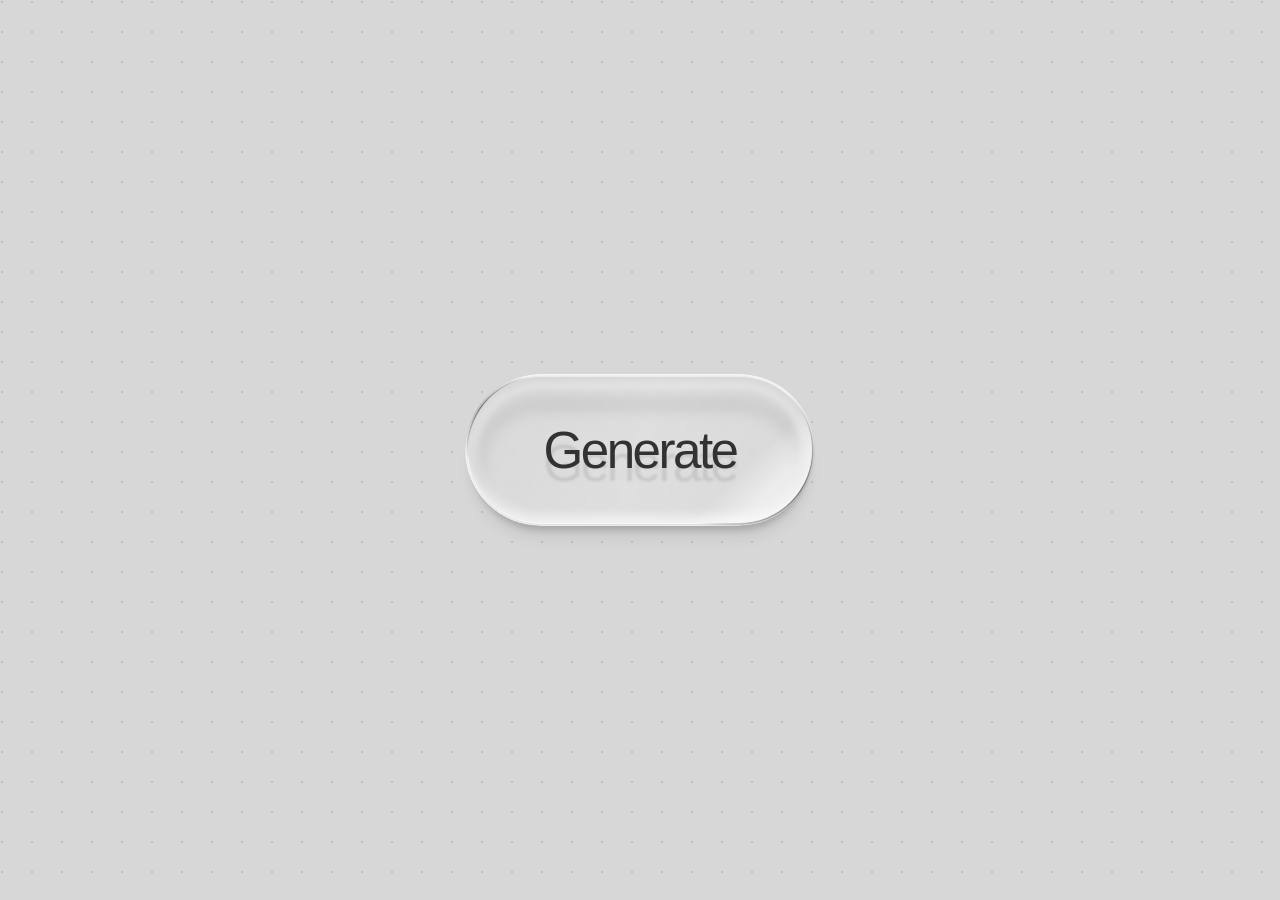
<file: references/glass-button/index.html>
<!DOCTYPE html>
<html lang="en">
<head>
    <meta charset="UTF-8">
    <meta name="viewport" content="width=device-width, initial-scale=1.0">
    <title>2025-05-29-glass-button</title>
    <link rel="stylesheet" href="style.css">
</head>
<body>
<div class="button-wrap">
  <button>
    <span>Generate</span>
  </button>
  <div class="button-shadow"></div>
</div>

<svg style="position: absolute; width: 100%; height: 100%; z-index: 0;" width="100%" height="100%" xmlns="http://www.w3.org/2000/svg">
  <defs>
    <pattern id="dottedGrid" width="30" height="30" patternUnits="userSpaceOnUse">
      <circle cx="2" cy="2" r="1" fill="rgba(0,0,0,0.15)" />
    </pattern>
  </defs>
  <rect width="100%" height="100%" fill="url(#dottedGrid)" />
</svg>

    
</body>
</html>
</file>
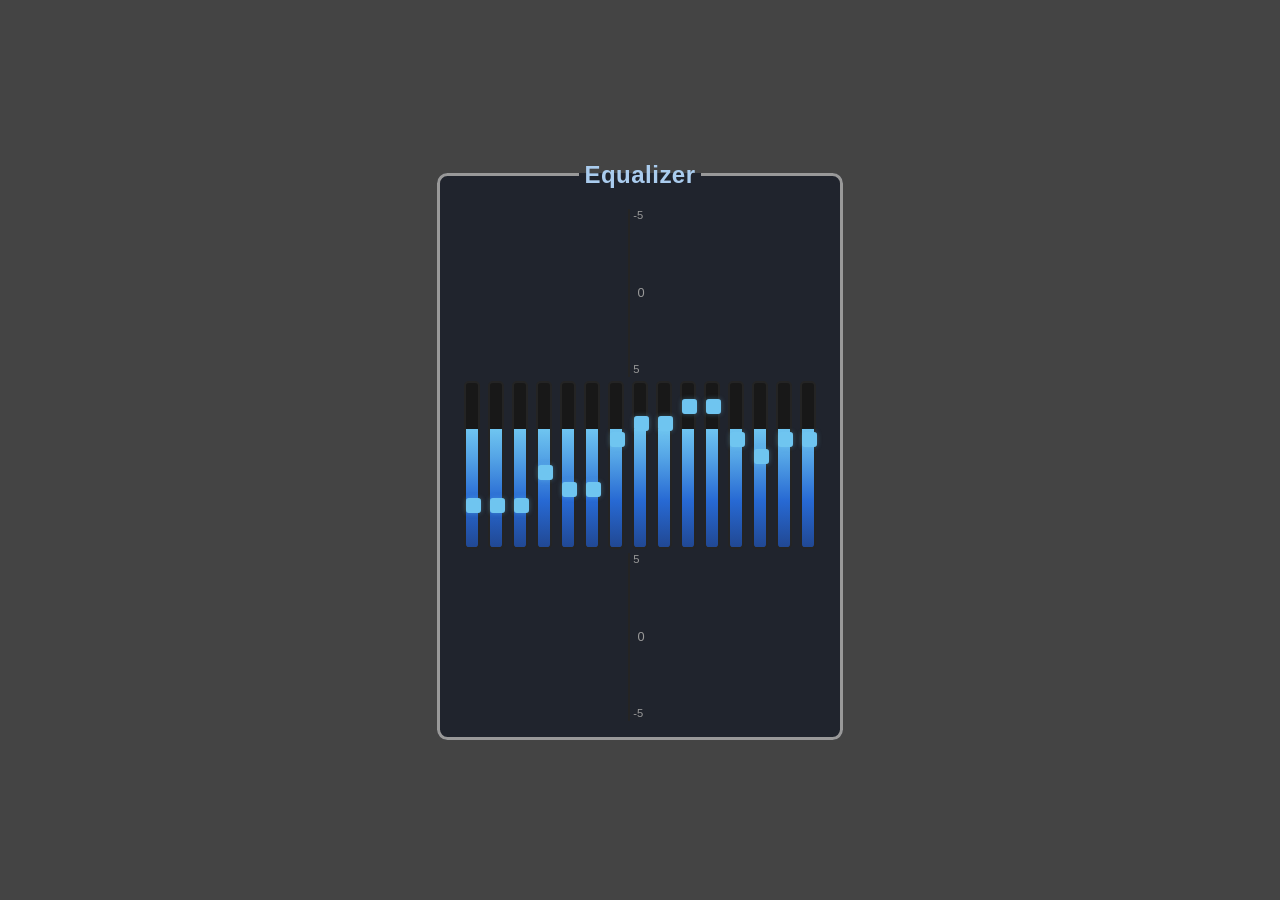
<file: references/equalizer-slider/PRISM_Equalizer_Slider_Reference/index.html>
<!doctype html>
<html lang="en">
<head>
  <meta charset="utf-8">
  <meta name="viewport" content="width=device-width, initial-scale=1">
  <title>PRISM Equalizer Slider Reference</title>
  <link rel="stylesheet" href="equalizer-reference.css">
</head>
<body>
  <fieldset class="equalizer">
    <legend>Equalizer</legend>

    <label class="range-label range-label-left" for="band-1"
           data-before="-5" data-after="5">0</label>

    <div class="bands" aria-label="Equalizer bands">
      <input id="band-1" aria-label="Band 1" type="range" min="0" max="9" step="1" value="2">
      <input aria-label="Band 2" type="range" min="0" max="9" step="1" value="2">
      <input aria-label="Band 3" type="range" min="0" max="9" step="1" value="2">
      <input aria-label="Band 4" type="range" min="0" max="9" step="1" value="4">
      <input aria-label="Band 5" type="range" min="0" max="9" step="1" value="3">
      <input aria-label="Band 6" type="range" min="0" max="9" step="1" value="3">
      <input aria-label="Band 7" type="range" min="0" max="9" step="1" value="6">
      <input aria-label="Band 8" type="range" min="0" max="9" step="1" value="7">
      <input aria-label="Band 9" type="range" min="0" max="9" step="1" value="7">
      <input aria-label="Band 10" type="range" min="0" max="9" step="1" value="8">
      <input aria-label="Band 11" type="range" min="0" max="9" step="1" value="8">
      <input aria-label="Band 12" type="range" min="0" max="9" step="1" value="6">
      <input aria-label="Band 13" type="range" min="0" max="9" step="1" value="5">
      <input aria-label="Band 14" type="range" min="0" max="9" step="1" value="6">
      <input aria-label="Band 15" type="range" min="0" max="9" step="1" value="6">
    </div>

    <label class="range-label range-label-right" data-before="5"
           data-after="-5">0</label>
  </fieldset>
</body>
</html>
</file>
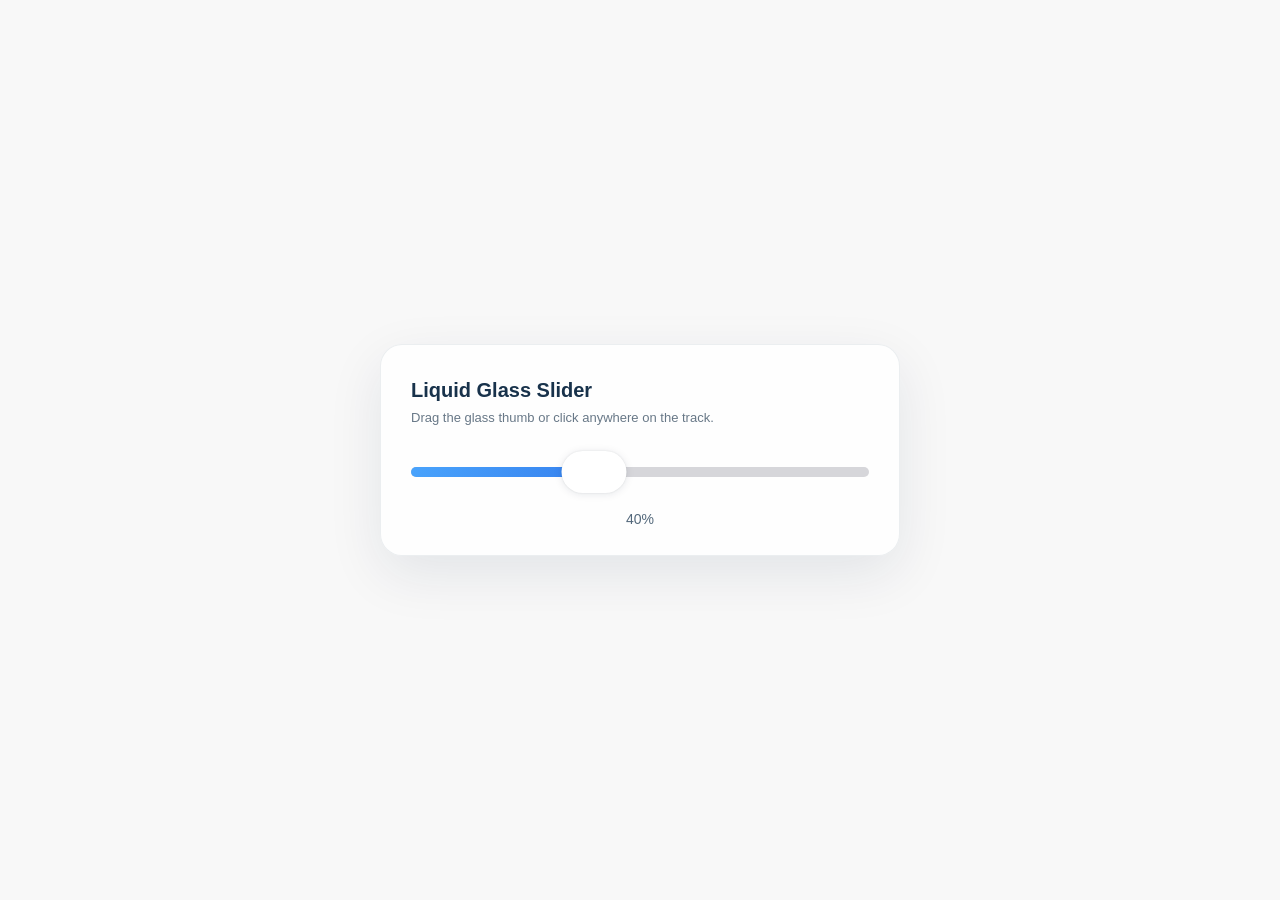
<file: references/liquid-glass-slider/PRISM_Liquid_Glass_Slider_Reference/index.html>
<!doctype html>
<html lang="en">
<head>
  <meta charset="utf-8">
  <meta name="viewport" content="width=device-width, initial-scale=1">
  <title>PRISM Liquid Glass Slider Reference</title>
  <link rel="stylesheet" href="slider.css">
</head>
<body>
  <main class="demo">
    <h1>Liquid Glass Slider</h1>
    <p class="hint">Drag the glass thumb or click anywhere on the track.</p>
    <div class="slider-container" id="slider"
         role="slider" tabindex="0" aria-label="Demo level"
         aria-valuemin="0" aria-valuemax="100" aria-valuenow="40">
      <div class="slider-progress" id="progress"></div>
      <div class="slider-thumb-glass" id="thumb">
        <div class="slider-thumb-glass-filter"></div>
        <div class="slider-thumb-glass-overlay"></div>
        <div class="slider-thumb-glass-specular"></div>
      </div>
    </div>
    <output id="value" for="slider">40%</output>
  </main>

  <svg class="filter-defs" aria-hidden="true" focusable="false">
    <filter id="mini-liquid-lens" x="-50%" y="-50%" width="200%" height="200%">
      <feImage x="0" y="0" result="normalMap"
        href="data:image/svg+xml;utf8,%3Csvg xmlns='http://www.w3.org/2000/svg' width='300' height='300'%3E%3CradialGradient id='invmap' cx='50%25' cy='50%25' r='75%25'%3E%3Cstop offset='0%25' stop-color='rgb(128,128,255)'/%3E%3Cstop offset='90%25' stop-color='rgb(255,255,255)'/%3E%3C/radialGradient%3E%3Crect width='100%25' height='100%25' fill='url(%23invmap)'/%3E%3C/svg%3E"/>
      <feDisplacementMap in="SourceGraphic" in2="normalMap" scale="-252"
        xChannelSelector="R" yChannelSelector="G" result="displaced"/>
      <feMerge><feMergeNode in="displaced"/></feMerge>
    </filter>
  </svg>
  <script src="slider.js"></script>
</body>
</html>
</file>
<file: references/glass-button/style.css>
@property --angle-1 {
  syntax: "<angle>";
  inherits: false;
  initial-value: -75deg;
}

@property --angle-2 {
  syntax: "<angle>";
  inherits: false;
  initial-value: -45deg;
}

:root {
  --global--size: clamp(2rem, 4vw, 5rem);
  --anim--hover-time: 400ms;
  --anim--hover-ease: cubic-bezier(0.25, 1, 0.5, 1);
}

body {
  width: 100%;
  height: 100vh;
  margin: 0;
  padding: 0;
  display: flex;
  align-items: center;
  justify-content: center;
  font-size: var(--global--size);
  background-color: rgba(215, 215, 215, 1);
  font-family: "Inter", sans-serif;
  -webkit-font-smoothing: antialiased;
  -moz-osx-font-smoothing: grayscale;
  overflow: hidden;
}

.button-wrap {
  position: relative;
  z-index: 2;
  border-radius: 999vw;
  background: transparent;
  pointer-events: none;
  transition: all var(--anim--hover-time) var(--anim--hover-ease);
}

.button-shadow {
  --shadow-cuttoff-fix: 2em;
  position: absolute;
  width: calc(100% + var(--shadow-cuttoff-fix));
  height: calc(100% + var(--shadow-cuttoff-fix));
  top: calc(0% - var(--shadow-cuttoff-fix) / 2);
  left: calc(0% - var(--shadow-cuttoff-fix) / 2);
  filter: blur(clamp(2px, 0.125em, 12px));
  overflow: visible;
  pointer-events: none;
}

.button-shadow::after {
  content: "";
  position: absolute;
  z-index: 0;
  inset: 0;
  border-radius: 999vw;
  background: linear-gradient(180deg, rgba(0, 0, 0, 0.2), rgba(0, 0, 0, 0.1));
  width: calc(100% - var(--shadow-cuttoff-fix) - 0.25em);
  height: calc(100% - var(--shadow-cuttoff-fix) - 0.25em);
  top: calc(var(--shadow-cuttoff-fix) - 0.5em);
  left: calc(var(--shadow-cuttoff-fix) - 0.875em);
  padding: 0.125em;
  box-sizing: border-box;
  mask: linear-gradient(#000 0 0) content-box, linear-gradient(#000 0 0);
  mask-composite: exclude;
  transition: all var(--anim--hover-time) var(--anim--hover-ease);
  overflow: visible;
  opacity: 1;
}

button {
  --border-width: clamp(1px, 0.0625em, 4px);
  all: unset;
  cursor: pointer;
  position: relative;
  -webkit-tap-highlight-color: rgba(0, 0, 0, 0);
  pointer-events: auto;
  z-index: 3;
  background: linear-gradient(
    -75deg,
    rgba(255, 255, 255, 0.05),
    rgba(255, 255, 255, 0.2),
    rgba(255, 255, 255, 0.05)
  );
  border-radius: 999vw;
  box-shadow:
    inset 0 0.125em 0.125em rgba(0, 0, 0, 0.05),
    inset 0 -0.125em 0.125em rgba(255, 255, 255, 0.5),
    0 0.25em 0.125em -0.125em rgba(0, 0, 0, 0.2),
    0 0 0.1em 0.25em inset rgba(255, 255, 255, 0.2),
    0 0 0 0 rgba(255, 255, 255, 1);
  backdrop-filter: blur(clamp(1px, 0.125em, 4px));
  transition: all var(--anim--hover-time) var(--anim--hover-ease);
}

button:hover {
  transform: scale(0.975);
  backdrop-filter: blur(0.01em);
  box-shadow:
    inset 0 0.125em 0.125em rgba(0, 0, 0, 0.05),
    inset 0 -0.125em 0.125em rgba(255, 255, 255, 0.5),
    0 0.15em 0.05em -0.1em rgba(0, 0, 0, 0.25),
    0 0 0.05em 0.1em inset rgba(255, 255, 255, 0.5),
    0 0 0 0 rgba(255, 255, 255, 1);
}

button span {
  position: relative;
  display: block;
  user-select: none;
  font-family: "Inter", sans-serif;
  letter-spacing: -0.05em;
  font-weight: 500;
  font-size: 1em;
  color: rgba(50, 50, 50, 1);
  text-shadow: 0em 0.25em 0.05em rgba(0, 0, 0, 0.1);
  transition: all var(--anim--hover-time) var(--anim--hover-ease);
  padding-inline: 1.5em;
  padding-block: 0.875em;
}

button:hover span {
  text-shadow: 0.025em 0.025em 0.025em rgba(0, 0, 0, 0.12);
}

button span::after {
  content: "";
  display: block;
  position: absolute;
  width: calc(100% - var(--border-width));
  height: calc(100% - var(--border-width));
  top: calc(0% + var(--border-width) / 2);
  left: calc(0% + var(--border-width) / 2);
  box-sizing: border-box;
  border-radius: 999vw;
  overflow: clip;
  background: linear-gradient(
    var(--angle-2),
    rgba(255, 255, 255, 0) 0%,
    rgba(255, 255, 255, 0.5) 40% 50%,
    rgba(255, 255, 255, 0) 55%
  );
  z-index: 3;
  mix-blend-mode: screen;
  pointer-events: none;
  background-size: 200% 200%;
  background-position: 0% 50%;
  background-repeat: no-repeat;
  transition:
    background-position calc(var(--anim--hover-time) * 1.25) var(--anim--hover-ease),
    --angle-2 calc(var(--anim--hover-time) * 1.25) var(--anim--hover-ease);
}

button:hover span::after {
  background-position: 25% 50%;
}

button:active span::after {
  background-position: 50% 15%;
  --angle-2: -15deg;
}

@media (hover: none) and (pointer: coarse) {
  button span::after,
  button:active span::after {
    --angle-2: -45deg;
  }
}

button::after {
  content: "";
  position: absolute;
  z-index: 1;
  inset: 0;
  border-radius: 999vw;
  width: calc(100% + var(--border-width));
  height: calc(100% + var(--border-width));
  top: calc(0% - var(--border-width) / 2);
  left: calc(0% - var(--border-width) / 2);
  padding: var(--border-width);
  box-sizing: border-box;
  background:
    conic-gradient(
      from var(--angle-1) at 50% 50%,
      rgba(0, 0, 0, 0.5),
      rgba(0, 0, 0, 0) 5% 40%,
      rgba(0, 0, 0, 0.5) 50%,
      rgba(0, 0, 0, 0) 60% 95%,
      rgba(0, 0, 0, 0.5)
    ),
    linear-gradient(180deg, rgba(255, 255, 255, 0.5), rgba(255, 255, 255, 0.5));
  mask: linear-gradient(#000 0 0) content-box, linear-gradient(#000 0 0);
  mask-composite: exclude;
  transition:
    all var(--anim--hover-time) var(--anim--hover-ease),
    --angle-1 500ms ease;
  box-shadow: inset 0 0 0 calc(var(--border-width) / 2) rgba(255, 255, 255, 0.5);
}

button:hover::after {
  --angle-1: -125deg;
}

button:active::after {
  --angle-1: -75deg;
}

@media (hover: none) and (pointer: coarse) {
  button::after,
  button:hover::after,
  button:active::after {
    --angle-1: -75deg;
  }
}

.button-wrap:has(button:hover) .button-shadow {
  filter: blur(clamp(2px, 0.0625em, 6px));
  transition: filter var(--anim--hover-time) var(--anim--hover-ease);
}

.button-wrap:has(button:hover) .button-shadow::after {
  top: calc(var(--shadow-cuttoff-fix) - 0.875em);
  opacity: 1;
}

.button-wrap:has(button:active) {
  transform: rotate3d(1, 0, 0, 25deg);
}

.button-wrap:has(button:active) button {
  box-shadow:
    inset 0 0.125em 0.125em rgba(0, 0, 0, 0.05),
    inset 0 -0.125em 0.125em rgba(255, 255, 255, 0.5),
    0 0.125em 0.125em -0.125em rgba(0, 0, 0, 0.2),
    0 0 0.1em 0.25em inset rgba(255, 255, 255, 0.2),
    0 0.225em 0.05em 0 rgba(0, 0, 0, 0.05),
    0 0.25em 0 0 rgba(255, 255, 255, 0.75),
    inset 0 0.25em 0.05em 0 rgba(0, 0, 0, 0.15);
}

.button-wrap:has(button:active) .button-shadow {
  filter: blur(clamp(2px, 0.125em, 12px));
}

.button-wrap:has(button:active) .button-shadow::after {
  top: calc(var(--shadow-cuttoff-fix) - 0.5em);
  opacity: 0.75;
}

.button-wrap:has(button:active) span {
  text-shadow: 0.025em 0.25em 0.05em rgba(0, 0, 0, 0.12);
}
</file>
<file: references/equalizer-slider/PRISM_Equalizer_Slider_Reference/equalizer-reference.css>
/* PRISM equalizer slider visual reference.
   This is a browser-ready CSS adaptation of the supplied SCSS.
   The visual design is a reference; it is not an audio DSP implementation. */

:root {
  color-scheme: dark;
  --base-color: #71c8f1;
  --background-color: #181818;
  --border-color: #242424;
  --panel-color: #444;
  --text-color: #bbb;
}

* { box-sizing: border-box; }

html { font-size: 16px; }

body {
  margin: 0;
  min-height: 100vh;
  display: grid;
  place-items: center;
  padding: 2rem;
  color: var(--text-color);
  background: var(--panel-color);
  font-family: Arial, sans-serif;
  text-align: center;
}

.equalizer {
  display: inline-block;
  position: relative;
  margin: 0;
  padding: 1.25rem 1rem 1rem;
  border: .2rem solid #999;
  border-radius: .65rem;
  background: #20242d;
  transition: border-color .25s linear;
}

.equalizer:hover { border-color: #bbb; }

.equalizer legend {
  padding: 0 .35rem;
  color: #ace;
  font-size: 1.5rem;
  font-weight: 700;
  letter-spacing: .02em;
}

.bands {
  display: flex;
  align-items: center;
  justify-content: center;
  gap: .5rem;
  padding: .25rem .5rem;
}

.bands input[type="range"] {
  --fill: 22%;
  appearance: none;
  -webkit-appearance: none;
  display: block;
  width: 1rem;
  height: 10.5rem;
  margin: 0;
  padding: 0;
  border: .15rem solid var(--border-color);
  border-radius: .3rem;
  background: linear-gradient(to top,
    #214893 0%, #2769d3 28%, #55a5e6 55%,
    #6fc5f0 72%, var(--background-color) 72%, var(--background-color) 100%);
  background-size: 100% 100%;
  background-repeat: no-repeat;
  cursor: ns-resize;
  writing-mode: vertical-lr;
  direction: rtl;
  accent-color: var(--base-color);
  transition: box-shadow .2s linear, border-color .2s linear;
}

.bands input[type="range"]:hover {
  border-color: #6fc5f0;
  box-shadow: 0 0 0 .12rem rgb(111 197 240 / 25%);
}

.bands input[type="range"]:focus-visible {
  outline: 2px solid #aaa;
  outline-offset: 3px;
}

.bands input[type="range"]::-webkit-slider-runnable-track {
  width: 100%;
  background: transparent;
  border: 0;
}

.bands input[type="range"]::-webkit-slider-thumb {
  appearance: none;
  -webkit-appearance: none;
  width: .95rem;
  height: .95rem;
  border: 0;
  border-radius: .18rem;
  background: #6fc5f0;
  box-shadow: 0 0 .35rem rgb(111 197 240 / 35%);
  cursor: ns-resize;
}

.bands input[type="range"]::-moz-range-track {
  background: transparent;
  border: 0;
}

.bands input[type="range"]::-moz-range-thumb {
  width: .95rem;
  height: .95rem;
  border: 0;
  border-radius: .18rem;
  background: #6fc5f0;
  cursor: ns-resize;
}

.range-label {
  display: inline-flex;
  position: relative;
  width: 1.5rem;
  height: 10.5rem;
  align-items: center;
  justify-content: center;
  color: #999;
  font-size: .8rem;
  border-left: .15rem solid var(--border-color);
}

.range-label::before,
.range-label::after {
  position: absolute;
  left: .2rem;
  font-size: .7rem;
  line-height: 1;
  white-space: nowrap;
}

.range-label::before {
  content: attr(data-before);
  top: .1rem;
}

.range-label::after {
  content: attr(data-after);
  bottom: .1rem;
}

@media (max-width: 700px) {
  body { padding: 1rem; }
  .equalizer { max-width: 100%; overflow-x: auto; }
  .bands { gap: .3rem; }
  .bands input[type="range"] { height: 8rem; }
  .range-label { height: 8rem; }
}
</file>
<file: references/liquid-glass-slider/PRISM_Liquid_Glass_Slider_Reference/slider.css>
/* Liquid glass slider reference — adapted from the supplied CSS.
   Browser-ready CSS, with the original visual idea retained. */
:root {
  color-scheme: light;
  --track: #d6d6da;
  --accent-a: #49a3fc;
  --accent-b: #3681ee;
  --ink: #18324b;
}
* { box-sizing: border-box; }
html, body { min-height: 100%; }
body {
  margin: 0;
  min-height: 100vh;
  display: grid;
  place-items: center;
  padding: 28px;
  font-family: Inter, "Segoe UI", Arial, sans-serif;
  color: var(--ink);
  background: #f8f8f8;
}
.demo {
  width: min(520px, 100%);
  padding: 34px 30px 28px;
  border: 1px solid rgb(20 50 80 / 8%);
  border-radius: 22px;
  background: rgb(255 255 255 / 78%);
  box-shadow: 0 18px 55px rgb(0 30 63 / 9%);
}
h1 { margin: 0 0 8px; font-size: 20px; font-weight: 650; }
.hint { margin: 0 0 42px; color: #687887; font-size: 13px; }
.slider-container {
  position: relative;
  width: 100%;
  height: 10px;
  border-radius: 999px;
  background: var(--track);
  cursor: pointer;
  touch-action: none;
  user-select: none;
  outline: none;
}
.slider-container:focus-visible {
  box-shadow: 0 0 0 4px rgb(73 163 252 / 22%);
}
.slider-progress {
  position: absolute;
  inset: 0 auto 0 0;
  width: 40%;
  height: 100%;
  border-radius: inherit;
  background: linear-gradient(117deg, var(--accent-a), var(--accent-b));
  pointer-events: none;
}
.slider-thumb-glass {
  position: absolute;
  top: 50%;
  left: 40%;
  width: 65px;
  height: 42px;
  border-radius: 999px;
  transform: translate(-50%, -50%);
  cursor: grab;
  z-index: 2;
  background: #fff;
  box-shadow: 0 1px 8px rgb(0 30 63 / 10%), 0 0 2px rgb(0 9 20 / 10%);
  overflow: hidden;
  transition: transform .15s ease, height .15s ease, box-shadow .15s ease;
}
.slider-thumb-glass:active {
  cursor: grabbing;
  transform: translate(-50%, -50%) scaleY(.98) scaleX(1.1);
}
.slider-thumb-glass-filter,
.slider-thumb-glass-overlay,
.slider-thumb-glass-specular {
  position: absolute;
  inset: 0;
  opacity: 0;
  pointer-events: none;
  transition: opacity .15s ease;
}
.slider-thumb-glass-filter {
  z-index: 0;
  backdrop-filter: blur(.6px);
  -webkit-backdrop-filter: blur(.6px);
  filter: url(#mini-liquid-lens);
}
.slider-thumb-glass-overlay {
  z-index: 1;
  background: rgb(255 255 255 / 10%);
}
.slider-thumb-glass-specular {
  z-index: 2;
  border-radius: inherit;
  box-shadow: inset 1px 1px 0 rgb(69 168 243 / 20%),
    inset 1px 3px 0 rgb(28 63 90 / 5%),
    inset 0 0 22px rgb(255 255 255 / 60%),
    inset -1px -1px 0 rgb(69 168 243 / 12%);
}
.slider-thumb-glass.active { background: transparent; box-shadow: none; }
.slider-thumb-glass.active .slider-thumb-glass-filter,
.slider-thumb-glass.active .slider-thumb-glass-overlay,
.slider-thumb-glass.active .slider-thumb-glass-specular { opacity: 1; }
#value {
  display: block;
  margin-top: 34px;
  text-align: center;
  font-size: 14px;
  font-variant-numeric: tabular-nums;
  color: #52677a;
}
.filter-defs { position: absolute; width: 0; height: 0; overflow: hidden; }
@media (prefers-reduced-motion: reduce) {
  *, *::before, *::after { transition-duration: .01ms !important; }
}
</file>
